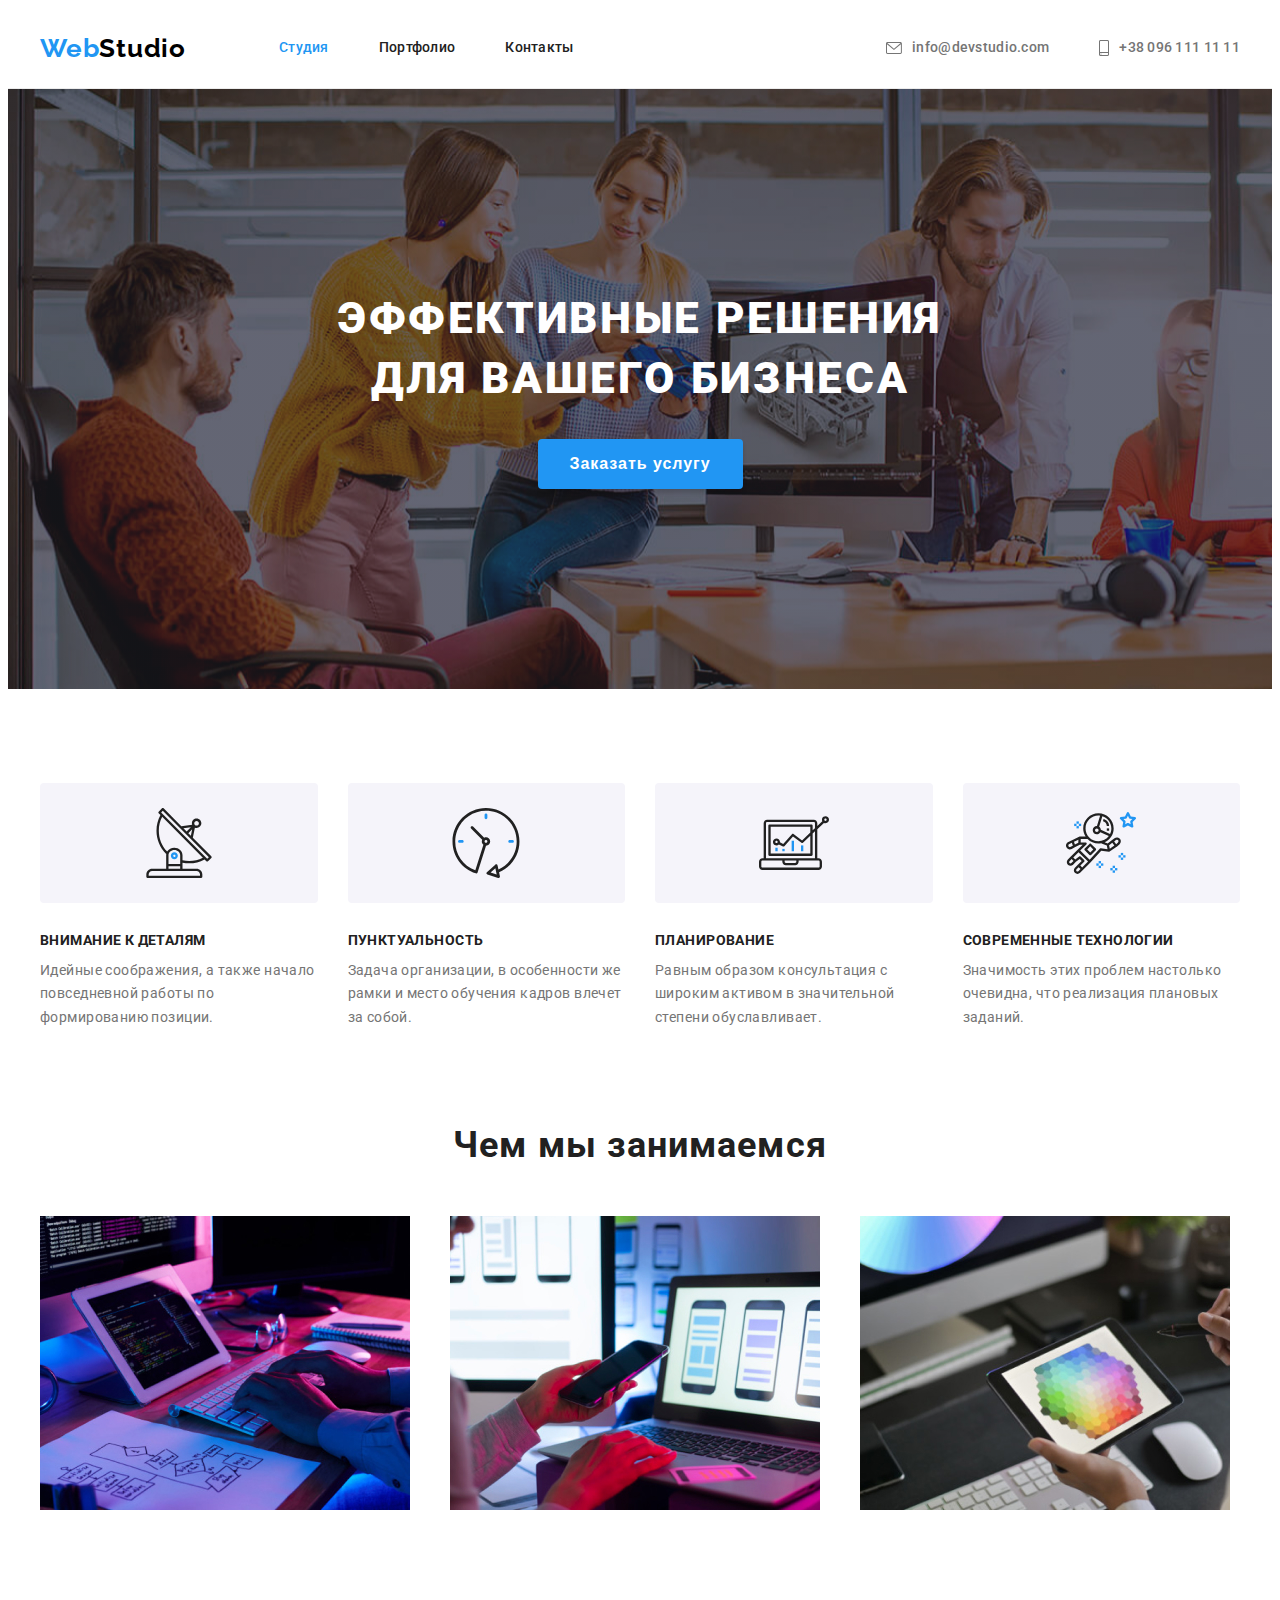
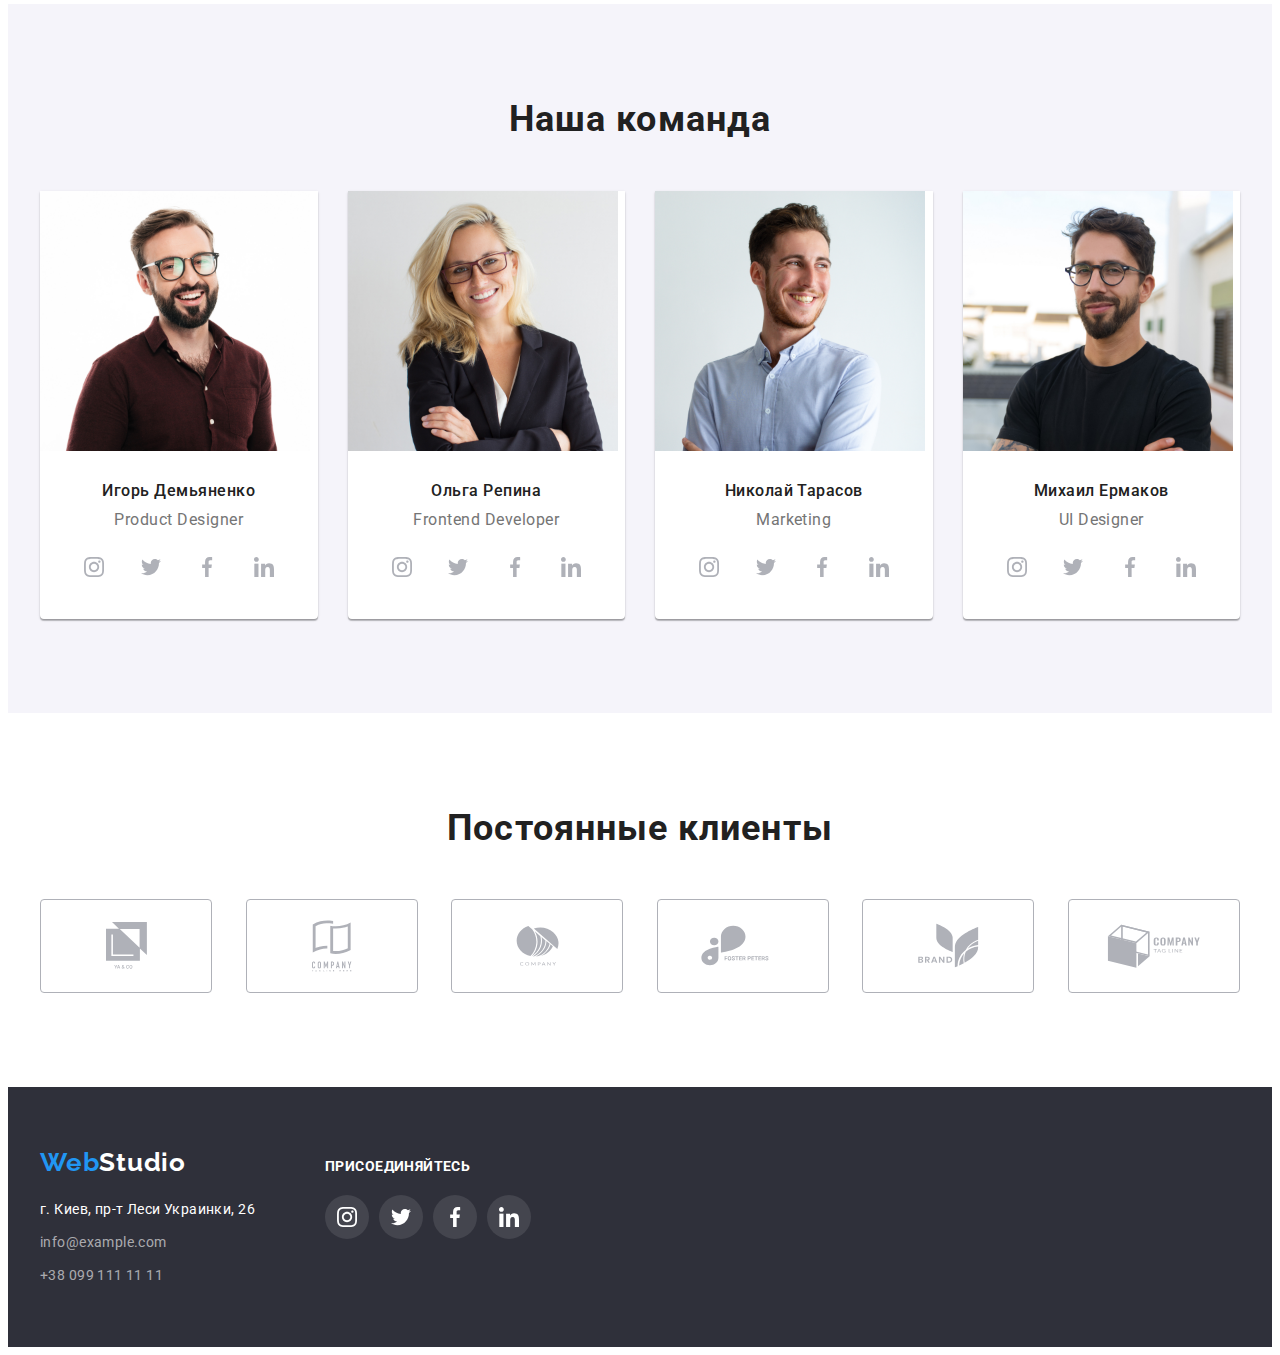
<file: index.html>
<!DOCTYPE html>
<html lang="ru">

<head>
   <meta charset="UTF-8">
   <meta http-equiv="X-UA-Compatible" content="IE=edge">
   <meta name="viewport" content="width=device-width, initial-scale=1.0">
   <link rel="stylesheet" href="https://cdnjs.cloudflare.com/ajax/libs/modern-normalize/1.1.0/modern-normalize.min.css"
      integrity="sha512-wpPYUAdjBVSE4KJnH1VR1HeZfpl1ub8YT/NKx4PuQ5NmX2tKuGu6U/JRp5y+Y8XG2tV+wKQpNHVUX03MfMFn9Q=="
      crossorigin="anonymous" referrerpolicy="no-referrer" />
   <link rel="preconnect" href="https://fonts.googleapis.com">
   <link rel="preconnect" href="https://fonts.gstatic.com" crossorigin>
   <link
      href="https://fonts.googleapis.com/css2?family=Raleway:wght@700&family=Roboto:wght@400;500;700;900&display=swap"
      rel="stylesheet">
   <link rel="stylesheet" href="./css/styles.css">
   <title>Webstudio</title>
</head>

<body>
   <header class="page-header">
      <div class="container">
         <a class="logo link" href="./index.html" lang="en"><span class="logo-accent">Web</span>Studio</a>
         <!--Навигация на другие страници-->
         <nav class="main-nav">
            <ul class="main-nav-list item">
               <li class="main-nav-list-item"><a class="link-main-nav link link-main-nav-accent"
                     href="./index.html">Студия</a></li>
               <li class="main-nav-list-item"><a class="link-main-nav link" href="./portfolio.html">Портфолио</a></li>
               <li class="main-nav-list-item"><a class="link-main-nav link" href="">Контакты</a></li>
            </ul>
         </nav>
         <!--Контакты-->

         <ul class="head-contact item">
            <li class="list-head-contact">
               <a class="link-contact link" href="mailto:info@devstudio.com">
                  <svg class="contact-icon" width="16" height="12">
                     <use href="./image/icons.svg#icon-envelope-hover"></use>
                  </svg>
                  info@devstudio.com</a>
            </li>
            <li class="list-head-contact">
               <a class="link-contact link" href="tel:+380961111111">
                  <svg class="contact-icon" width="10" height="16">
                     <use href="./image/icons.svg#icon-smartphone"></use>
                  </svg>
                  +38 096 111 11 11</a>
            </li>
         </ul>
      </div>

   </header>

   <main>
      <!--главный блок-->
      <section class="section background">
         <h1 class="main-title">Эффективные решения <br> для вашего бизнеса</h1>
         <button class="button" type="button">Заказать услугу</button>

      </section>

      <!--Особенности сайта-->
      <section class="section section-features">
         <div class="container">
            <h2 class="title-second visually-hidden">Особенности сайта</h2>
            <ul class="feature-list item">
               <li class="feature-item">
                  <div class="block-icon">
                     <svg class="features-icon">
                        <use href=./image/icons.svg#icon-antenna-1></use>
                     </svg>
                  </div>
                  <h3 class="feature-title">Внимание к деталям</h3>
                  <p class="text-feature">Идейные соображения, а также начало повседневной работы по формированию
                     позиции.
                  </p>
               </li>
               <li class="feature-item">
                  <div class="block-icon">
                     <svg class="features-icon">
                        <use href=./image/icons.svg#icon-clock-1></use>
                     </svg>
                  </div>
                  <h3 class="feature-title">Пунктуальность</h3>
                  <p class="text-feature">Задача организации, в особенности же рамки и место обучения кадров влечет за
                     собой.</p>
               </li>
               <li class="feature-item">
                  <div class="block-icon">
                     <svg class="features-icon">
                        <use href=./image/icons.svg#icon-diagram-1></use>
                     </svg>
                  </div>
                  <h3 class="feature-title">Планирование</h3>
                  <p class="text-feature">Равным образом консультация с широким активом в значительной степени
                     обуславливает.</p>
               </li>
               <li class="feature-item">
                  <div class="block-icon">
                     <svg class="features-icon">
                        <use href=./image/icons.svg#icon-astronaut-1></use>
                     </svg>
                  </div>
                  <h3 class="feature-title">Современные технологии</h3>
                  <p class="text-feature">Значимость этих проблем настолько очевидна, что реализация плановых заданий.
                  </p>
               </li>
            </ul>
         </div>

      </section>

      <!-- Чем мы занимаемся   -->
      <section class="section section-benefits">
         <div class="container">
            <h2 class="title-description">Чем мы занимаемся</h2>
            <ul class="list-description item">
               <li class="item-description"><img class="img-description" src="./image/box_1.jpg"
                     alt="руки на клавиатуре" width="370" height="294"> </li>
               <li class="item-description"><img class="img-description" src="./image/box_2.jpg" alt="в руках телефон"
                     width="370" height="294"></li>
               <li class="item-description"><img class="img-description" src="./image/box_3.jpg" alt="в руках планшет"
                     width="370" height="294"></li>
            </ul>
         </div>

      </section>

      <!-- Наша команда -->
      <section class="section team">
         <div class="container">
            <h2 class="title-team">Наша команда</h2>
            <ul class="list-team item">
               <li class="item-team"><img class="img-team" src="./image/igor.jpg" alt="Игорь" width="270" height="260">
                  <div class="block-name-profession">
                     <h3 class="title-name-team">Игорь Демьяненко</h3>
                     <p class="profession">Product Designer</p>
                     <ul class="list-icons item">
                        <li class="item-icon">
                           <a href="" class="link-social-icon link">
                              <svg class="social-icon">
                                 <use href="./image/icons.svg#icon-instagram"></use>
                              </svg>
                           </a>
                        </li>
                        <li class="item-icon">
                           <a href="" class="link-social-icon link">
                              <svg class="social-icon">
                                 <use href="./image/icons.svg#icon-twitter"></use>
                              </svg>
                           </a>
                        </li>
                        <li class="item-icon">
                           <a href="" class="link-social-icon link">
                              <svg class="social-icon">
                                 <use href="./image/icons.svg#icon-facebook"></use>
                              </svg>
                           </a>
                        </li>
                        <li class="item-icon">
                           <a href="" class="link-social-icon link">
                              <svg class="social-icon">
                                 <use href="./image/icons.svg#icon-linkedin"></use>
                              </svg>
                           </a>
                        </li>
                     </ul>
                  </div>
               </li>
               <li class="item-team"><img class="img-team" src="./image/olga.jpg" alt="Ольга" width="270" height="260">
                  <div class="block-name-profession">
                     <h3 class="title-name-team">Ольга Репина</h3>
                     <p class="profession">Frontend Developer</p>
                     <ul class="list-icons item">
                        <li class="item-icon">
                           <a href="" class="link-social-icon link">
                              <svg class="social-icon">
                                 <use href="./image/icons.svg#icon-instagram"></use>
                              </svg>
                           </a>
                        </li>
                        <li class="item-icon">
                           <a href="" class="link-social-icon link">
                              <svg class="social-icon">
                                 <use href="./image/icons.svg#icon-twitter"></use>
                              </svg>
                           </a>
                        </li>
                        <li class="item-icon">
                           <a href="" class="link-social-icon link">
                              <svg class="social-icon">
                                 <use href="./image/icons.svg#icon-facebook"></use>
                              </svg>
                           </a>
                        </li>
                        <li class="item-icon">
                           <a href="" class="link-social-icon link">
                              <svg class="social-icon">
                                 <use href="./image/icons.svg#icon-linkedin"></use>
                              </svg>
                           </a>
                        </li>
                     </ul>
                  </div>
               </li>
               <li class="item-team"><img class="img-team" src="./image/niko.jpg" alt="Николай" width="270"
                     height="260">
                  <div class="block-name-profession">
                     <h3 class="title-name-team">Николай Тарасов</h3>
                     <p class="profession">Marketing</p>
                     <ul class="list-icons item">
                        <li class="item-icon">
                           <a href="" class="link-social-icon link">
                              <svg class="social-icon">
                                 <use href="./image/icons.svg#icon-instagram"></use>
                              </svg>
                           </a>
                        </li>
                        <li class="item-icon">
                           <a href="" class="link-social-icon link">
                              <svg class="social-icon">
                                 <use href="./image/icons.svg#icon-twitter"></use>
                              </svg>
                           </a>
                        </li>
                        <li class="item-icon">
                           <a href="" class="link-social-icon link">
                              <svg class="social-icon">
                                 <use href="./image/icons.svg#icon-facebook"></use>
                              </svg>
                           </a>
                        </li>
                        <li class="item-icon">
                           <a href="" class="link-social-icon link">
                              <svg class="social-icon">
                                 <use href="./image/icons.svg#icon-linkedin"></use>
                              </svg>
                           </a>
                        </li>
                     </ul>
                  </div>
               </li>
               <li class="item-team"><img class="img-team" src="./image/miha.jpg" alt="Михаил" width="270" height="260">
                  <div class="block-name-profession">
                     <h3 class="title-name-team">Михаил Ермаков</h3>
                     <p class="profession">UI Designer</p>
                     <ul class="list-icons item">
                        <li class="item-icon">
                           <a href="" class="link-social-icon link">
                              <svg class="social-icon">
                                 <use href="./image/icons.svg#icon-instagram"></use>
                              </svg>
                           </a>
                        </li>
                        <li class="item-icon">
                           <a href="" class="link-social-icon link">
                              <svg class="social-icon">
                                 <use href="./image/icons.svg#icon-twitter"></use>
                              </svg>
                           </a>
                        </li>
                        <li class="item-icon">
                           <a href="" class="link-social-icon link">
                              <svg class="social-icon">
                                 <use href="./image/icons.svg#icon-facebook"></use>
                              </svg>
                           </a>
                        </li>
                        <li class="item-icon">
                           <a href="" class="link-social-icon link">
                              <svg class="social-icon">
                                 <use href="./image/icons.svg#icon-linkedin"></use>
                              </svg>
                           </a>
                        </li>
                     </ul>
                  </div>
               </li>
            </ul>
         </div>

      </section>

      <!-- Постоянные клиенты -->
      <section class="section clients">
         <div class="container">
            <h2 class="title-clients">Постоянные клиенты</h2>
            <ul class="list-clients item">
               <li class="item-clients">
                  <a href="" class="link-clients">

                     <svg class="icon-clients" width="41" height="47">
                        <use href="./image/icons.svg#icon-group"></use>
                     </svg>

                  </a>
               </li>
               <li class="item-clients">
                  <a href="" class="link-clients">

                     <svg class="icon-clients" width="40" height="52">
                        <use href="./image/icons.svg#icon-group-1"></use>
                     </svg>

                  </a>
               </li>
               <li class="item-clients">
                  <a href="" class="link-clients">

                     <svg class="icon-clients" width="43" height="41">
                        <use href="./image/icons.svg#icon-group-2"></use>
                     </svg>

                  </a>
               </li>
               <li class="item-clients">
                  <a href="" class="link-clients">

                     <svg class="icon-clients" width="84" height="41">
                        <use href="./image/icons.svg#icon-group-3"></use>
                     </svg>

                  </a>
               </li>
               <li class="item-clients">
                  <a href="" class="link-clients">

                     <svg class="icon-clients" width="63" height="45">
                        <use href="./image/icons.svg#icon-group-4"></use>
                     </svg>

                  </a>
               </li>
               <li class="item-clients">
                  <a href="" class="link-clients">

                     <svg class="icon-clients" width="94" height="44">
                        <use href="./image/icons.svg#icon-group-5"></use>
                     </svg>

                  </a>
               </li>
            </ul>
         </div>
      </section>
   </main>

   <!-- Футер контакты -->
   <footer class="page-footer">
      <div class="container background">
         <div class="container-adress">
            <a class="logo link logo-footer" href="./index.html" lang="en"><span
                  class="logo-accent">Web</span>Studio</a>
            <address class="footer-adress">
               <ul class="list-contact item">
                  <li class="item-adress"><a class="link-adress link" href="https://goo.gl/maps/WN71BLrKNxGnRLgBA"
                        target="blank" rel="noopener noreferrer">г. Киев, пр-т Леси Украинки, 26</a></li>
                  <!-- нужно добавить атрибуты к таргет бланк, не помню какие -->
                  <li class="item-contact"><a class="link-tel-email link"
                        href="mailto:info@devstudio.com">info@example.com</a></li>
                  <li class="item-contact"><a class="link-tel-email link" href="tel:+380991111111">+38 099 111 11 11</a>
                  </li>
               </ul>
            </address>
         </div>
         <!-- Присоединяйтесь -->
         <div class="footer-join">
            <h2 class="footer-title">присоединяйтесь</h2>
            <ul class="list-icons item">
               <li class="item-icon">
                  <a href="" class="link-social-icon link">
                     <svg class="social-icon">
                        <use href="./image/icons.svg#icon-instagram"></use>
                     </svg>
                  </a>
               </li>
               <li class="item-icon">
                  <a href="" class="link-social-icon link">
                     <svg class="social-icon">
                        <use href="./image/icons.svg#icon-twitter"></use>
                     </svg>
                  </a>
               </li>
               <li class="item-icon">
                  <a href="" class="link-social-icon link">
                     <svg class="social-icon">
                        <use href="./image/icons.svg#icon-facebook"></use>
                     </svg>
                  </a>
               </li>
               <li class="item-icon">
                  <a href="" class="link-social-icon link">
                     <svg class="social-icon">
                        <use href="./image/icons.svg#icon-linkedin"></use>
                     </svg>
                  </a>
               </li>
            </ul>
         </div>


      </div>

   </footer>
</body>

</html>
</file>
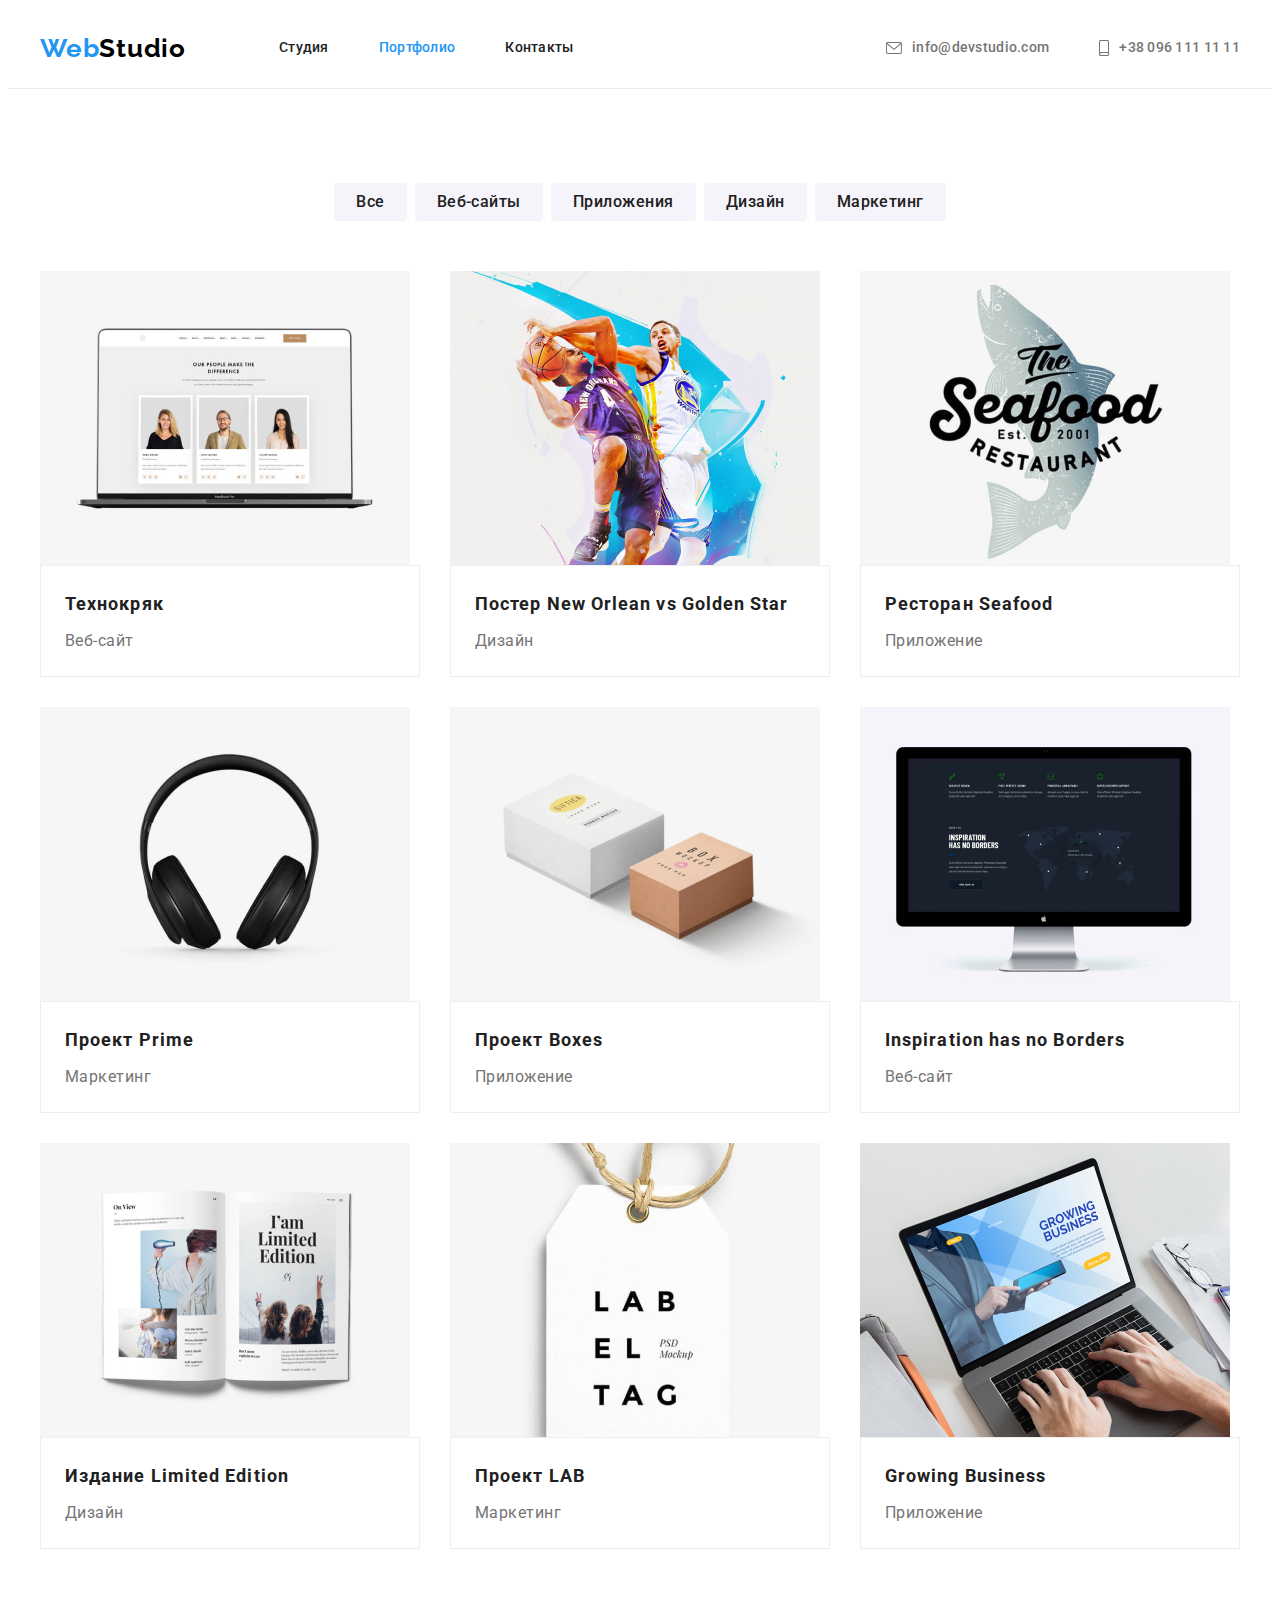
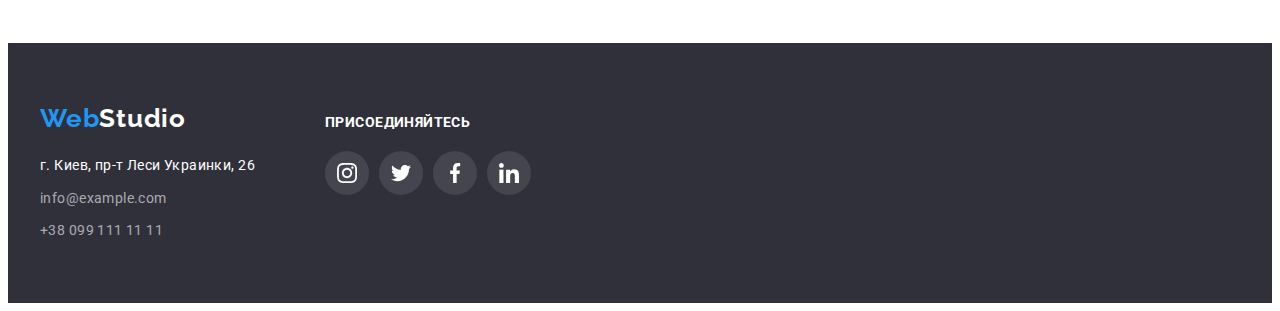
<file: portfolio.html>
<!DOCTYPE html>
<html lang="ru">

<head>
   <meta charset="UTF-8">
   <meta http-equiv="X-UA-Compatible" content="IE=edge">
   <meta name="viewport" content="width=device-width, initial-scale=1.0">
   <link rel="stylesheet" href="https://cdnjs.cloudflare.com/ajax/libs/modern-normalize/1.1.0/modern-normalize.min.css"
      integrity="sha512-wpPYUAdjBVSE4KJnH1VR1HeZfpl1ub8YT/NKx4PuQ5NmX2tKuGu6U/JRp5y+Y8XG2tV+wKQpNHVUX03MfMFn9Q=="
      crossorigin="anonymous" referrerpolicy="no-referrer" />
   <link rel="preconnect" href="https://fonts.googleapis.com">
   <link rel="preconnect" href="https://fonts.gstatic.com" crossorigin>
   <link
      href="https://fonts.googleapis.com/css2?family=Raleway:wght@700&family=Roboto:wght@400;500;700;900&display=swap"
      rel="stylesheet">
   <link rel="stylesheet" href="./css/styles.css">
   <title>Document</title>
</head>

<body>
   <!-- Header -->
   <header class="page-header">
      <div class="container">
         <a class="logo link" href="./index.html" lang="en"><span class="logo-accent">Web</span>Studio</a>
         <!--Навигация на другие страници-->
         <nav class="main-nav">
            <ul class="main-nav-list item">
               <li class="main-nav-list-item"><a class="link-main-nav link"
                     href="./index.html">Студия</a></li>
               <li class="main-nav-list-item"><a class="link-main-nav link link-main-nav-accent" href="./portfolio.html">Портфолио</a></li>
               <li class="main-nav-list-item"><a class="link-main-nav link" href="">Контакты</a></li>
            </ul>
         </nav>
         <!--Контакты-->

         <ul class="head-contact item">
            <li class="list-head-contact">
               <a class="link-contact link" href="mailto:info@devstudio.com">
                  <svg class="contact-icon" width="16" height="12">
                     <use href="./image/icons.svg#icon-envelope-hover"></use>
                  </svg>
                  info@devstudio.com</a>
            </li>
            <li class="list-head-contact">
               <a class="link-contact link" href="tel:+380961111111">
                  <svg class="contact-icon" width="10" height="16">
                     <use href="./image/icons.svg#icon-smartphone"></use>
                  </svg>
                  +38 096 111 11 11</a>
            </li>
         </ul>
      </div>

   </header>

   <main>
      <!-- Карточки -->
      <section class="section">
         <div class="container">
            <h1 class="main-title-cards visually-hidden">Карточки</h1>
            <ul class="list-button item">
               <li class="item-list-button"><button class="button-portfolio" type="button">Все</button></li>
               <li class="item-list-button"><button class="button-portfolio" type="button">Веб-сайты</button></li>
               <li class="item-list-button"><button class="button-portfolio" type="button">Приложения</button></li>
               <li class="item-list-button"><button class="button-portfolio" type="button">Дизайн</button></li>
               <li class="item-list-button"><button class="button-portfolio" type="button">Маркетинг</button></li>
            </ul>

            <ul class="list-cards item">
               <li class="item-cards"><a class="link-cards link" href=""><img class="img-cards"
                        src="././image/image-portfolio/tehno-kryak.jpg" width="370" height="294"
                        alt="сайт открытый на ноутбуке">
                     <div class="block-portfolio-cards">
                        <h2 class="title-cards">Технокряк</h2>
                        <p class="description-cards">Веб-сайт</p>
                     </div>
                  </a></li>
               <li class="item-cards"><a class="link-cards link" href=""><img class="img-cards"
                        src="./image/image-portfolio/new-orlean.jpg" width="370" height="294" alt="два баскетболиста">
                     <div class="block-portfolio-cards">
                        <h2 class="title-cards">Постер New Orlean vs Golden Star</h2>
                        <p class="description-cards">Дизайн</p>
                     </div>
                  </a></li>
               <li class="item-cards"><a class="link-cards link" href=""><img class="img-cards"
                        src="./image/image-portfolio/seafood.jpg" width="370" height="294" alt="логотип ресторана">
                     <div class="block-portfolio-cards">
                        <h2 class="title-cards">Ресторан Seafood</h2>
                        <p class="description-cards">Приложение</p>
                     </div>
                  </a></li>
               <li class="item-cards"><a class="link-cards link" href=""><img class="img-cards"
                        src="./image/image-portfolio/prime.jpg" width="370" height="294" alt="наушники">
                     <div class="block-portfolio-cards">
                        <h2 class="title-cards">Проект Prime</h2>
                        <p class="description-cards">Маркетинг</p>
                     </div>
                  </a></li>
               <li class="item-cards"><a class="link-cards link" href=""><img class="img-cards"
                        src="./image/image-portfolio/boxes.jpg" width="370" height="294"
                        alt="две коробки белого и коричневого цвета">
                     <div class="block-portfolio-cards">
                        <h2 class="title-cards">Проект Boxes</h2>
                        <p class="description-cards">Приложение</p>
                     </div>
                  </a></li>
               <li class="item-cards"><a class="link-cards link" href=""><img class="img-cards"
                        src="./image/image-portfolio/inspiration.jpg" width="370" height="294" alt="сайт на моноблоке">
                     <div class="block-portfolio-cards">
                        <h2 class="title-cards">Inspiration has no Borders</h2>
                        <p class="description-cards">Веб-сайт</p>
                     </div>
                  </a></li>
               <li class="item-cards"><a class="link-cards link" href=""><img class="img-cards"
                        src="./image/image-portfolio/limited-edition.jpg" width="370" height="294"
                        alt="открытый журнал">
                     <div class="block-portfolio-cards">
                        <h2 class="title-cards">Издание Limited Edition</h2>
                        <p class="description-cards">Дизайн</p>
                     </div>
                  </a></li>
               <li class="item-cards"><a class="link-cards link" href=""><img class="img-cards"
                        src="./image/image-portfolio/project-lab.jpg" width="370" height="294" alt="ярлык проэкта">
                     <div class="block-portfolio-cards">
                        <h2 class="title-cards">Проект LAB</h2>
                        <p class="description-cards">Маркетинг</p>
                     </div>
                  </a></li>
               <li class="item-cards"><a class="link-cards link" href=""><img class="img-cards"
                        src="./image/image-portfolio/growing-busines.jpg" width="370" height="294"
                        alt="фото приложения на ноутбуке">
                     <div class="block-portfolio-cards">
                        <h2 class="title-cards">Growing Business</h2>
                        <p class="description-cards">Приложение</p>
                     </div>
                  </a></li>
            </ul>
         </div>

      </section>
   </main>
   <!-- Футер -->
   <footer class="page-footer">
      <div class="container background">
         <div class="container-adress">
            <a class="logo link logo-footer" href="./index.html" lang="en"><span
                  class="logo-accent">Web</span>Studio</a>
            <address class="footer-adress">
               <ul class="list-contact item">
                  <li class="item-adress"><a class="link-adress link" href="https://goo.gl/maps/WN71BLrKNxGnRLgBA"
                        target="blank" rel="noopener noreferrer">г. Киев, пр-т Леси Украинки, 26</a></li>
                  <!-- нужно добавить атрибуты к таргет бланк, не помню какие -->
                  <li class="item-contact"><a class="link-tel-email link"
                        href="mailto:info@devstudio.com">info@example.com</a></li>
                  <li class="item-contact"><a class="link-tel-email link" href="tel:+380991111111">+38 099 111 11 11</a>
                  </li>
               </ul>
            </address>
         </div>
         <!-- Присоединяйтесь -->
         <div class="footer-join">
            <h2 class="footer-title">присоединяйтесь</h2>
            <ul class="list-icons item">
               <li class="item-icon">
                  <a href="" class="link-social-icon link">
                     <svg class="social-icon">
                        <use href="./image/icons.svg#icon-instagram"></use>
                     </svg>
                  </a>
               </li>
               <li class="item-icon">
                  <a href="" class="link-social-icon link">
                     <svg class="social-icon">
                        <use href="./image/icons.svg#icon-twitter"></use>
                     </svg>
                  </a>
               </li>
               <li class="item-icon">
                  <a href="" class="link-social-icon link">
                     <svg class="social-icon">
                        <use href="./image/icons.svg#icon-facebook"></use>
                     </svg>
                  </a>
               </li>
               <li class="item-icon">
                  <a href="" class="link-social-icon link">
                     <svg class="social-icon">
                        <use href="./image/icons.svg#icon-linkedin"></use>
                     </svg>
                  </a>
               </li>
            </ul>
         </div>


      </div>

   </footer>
</body>

</html>
</file>
<file: css/styles.css>
/* голубой #2196F3 */
/* цвет основоного текста, абзацев #757575 */
/* белые слова #FFFFFF */
/* заголовки и навигация #212121 */
/* Raleway – 700, а для Roboto – 400, 500, 700 и 900 */

:root {
   --color-title: #212121;
   --color-main: #757575;
   --color-accent: #2196f3;
   --color-background: #2f303a;
}

h1,
h2,
h3,
h4,
h5,
h6,
p {
   margin-top: 0;
   margin-bottom: 0;
}

ul,
ol {
   margin-top: 0;
   margin-bottom: 0;
   padding-left: 0;
}

body {
   font-family: "Roboto", sans-serif;
   color: var(--color-main);
}

img {
   display: block;
}

/* Components */
.link {
   text-decoration: none;
   color: inherit;
}
.item {
   list-style: none;
}
.logo {
   display: block;
   padding: 24px 0;

   font-family: Raleway, sans-serif;
   letter-spacing: 0.03em;
   font-weight: 700;
   font-size: 26px;
   line-height: 1.19;
   color: #000000;
}
.logo-accent {
   color: var(--color-accent);
}

.container {
   width: 1200px;
   margin: 0 auto;
   padding: 0 15px;
}

.section {
   padding-bottom: 94px;
   padding-top: 94px;
}
/* .padding-container {
   padding-top: 94px;
   padding-bottom: 94px;
} */

.visually-hidden {
   position: absolute;
   clip: rect(0 0 0 0);
   width: 1px;
   height: 1px;
   margin: -1px;
}
/* End Components */

/* Header */

.page-header {
   border-bottom: 1px solid #ececec;
}

.page-header .container {
   display: flex;
   align-items: center;
}

.main-nav {
   margin-left: 93px;
}

.main-nav-list {
   display: flex;
}

.link-main-nav {
   display: block;
   padding: 32px 0;

   font-weight: 500;
   font-size: 14px;
   line-height: 1.14;
   letter-spacing: 0.02em;
   color: var(--color-title);
}

.link-main-nav:hover,
.link-main-nav:focus {
   color: var(--color-accent);
}

.main-nav-list-item {
   margin-left: 50px;
}

.main-nav-list-item:first-child {
   margin-left: 0;
}

.head-contact {
   display: flex;
   margin-left: auto;
}

/* .list-head-contact {
   margin-left: 50px;
}

.list-head-contact:first-child {
   margin-left: 0;
} */

.list-head-contact:not(:first-child) {
   margin-left: 50px;
}

.link-contact {
   display: flex;
   align-items: center;
   padding: 32px 0;

   font-weight: 500;
   font-size: 14px;
   line-height: 1.14;
   letter-spacing: 0.02em;
   color: var(--color-main);
}

.link-main-nav-accent {
   color: var(--color-accent);
}
.link-contact:hover,
.link-contact:focus {
   color: var(--color-accent);
}

.contact-icon {
   fill: currentColor;
   margin-right: 10px;
}

.link-contact:hover .contact-icon,
.link-contact:focus .contact-icon {
   fill: currentColor;
}
/* End header */

/* Hero */
.section.background {
   background-image: linear-gradient(rgba(47, 48, 58, 0.4), rgba(47, 48, 58, 0.4)), url(../image/bg.jpg);
   background-color: #c4c4c4;
   max-width: 1600px;
   margin: 0 auto;
   background-size: cover;

   padding: 200px 0;
}
.main-title {
   margin-bottom: 30px;

   font-weight: 900;
   font-size: 44px;
   line-height: 1.36;
   text-align: center;
   letter-spacing: 0.06em;
   text-transform: uppercase;

   color: #ffffff;
}
.button {
   display: block;
   padding: 10px 32px;
   margin-left: auto;
   margin-right: auto;

   font-weight: 700;
   font-size: 16px;
   line-height: 1.87;
   letter-spacing: 0.06em;
   color: #ffffff;
   background: var(--color-accent);
   box-shadow: 0px 4px 4px rgba(0, 0, 0, 0.15);
   border-radius: 4px;
   cursor: pointer;
   border: none;
}
.button:hover,
.button:focus {
   background-color: #188ce8;
}

/* End Hero */

/* Особенности сайта */
.section-features {
   padding-bottom: 47px;
}

.feature-list {
   display: flex;
   flex-wrap: wrap;
   margin-top: -30px;
   margin-left: -30px;
}

.feature-item {
   margin-top: 30px;
   margin-left: 30px;
   flex-basis: calc((100% - 120px) / 4);
}

.feature-title {
   font-size: 14px;
   line-height: 1.14;
   letter-spacing: 0.03em;
   text-transform: uppercase;
   color: var(--color-title);
}
.text-feature {
   margin-top: 10px;

   font-size: 14px;
   line-height: 1.71;
   letter-spacing: 0.03em;
}

.block-icon {
   display: flex;
   justify-content: center;
   height: 120px;
   align-items: center;
   background: #f5f4fa;
   border-radius: 4px;
   margin-bottom: 30px;
}

.features-icon {
   width: 70px;
   height: 70px;
}
/* End Особенностей сайта */

/* Чем мы занимаемся */
.section-benefits {
   padding-top: 47px;
}

.list-description {
   display: flex;
   flex-wrap: wrap;
   margin-top: -30px;
   margin-left: -30px;
}

.item-description {
   margin-top: 30px;
   margin-left: 30px;
   flex-basis: calc((100% - 90px) / 3);
}

.title-description {
   margin-bottom: 50px;

   font-size: 36px;
   line-height: 1.17;
   letter-spacing: 0.03em;
   text-align: center;
   color: var(--color-title);
}
/* End чем мы занимаемся */

/* Our team */
.section.team {
   background: #f5f4fa;
}

.img-team {
   margin-bottom: 30px;
}

.title-team {
   margin-bottom: 50px;

   font-size: 36px;
   line-height: 1.17;
   letter-spacing: 0.03em;
   text-align: center;
   color: var(--color-title);
}

.list-team {
   display: flex;
   flex-wrap: wrap;
   margin-top: -30px;
   margin-left: -30px;
}

.social-icon {
   width: 20px;
   height: 20px;
}

.list-icons {
   display: flex;
   justify-content: space-between;
   align-items: center;
}

.link-social-icon {
   display: flex;
   justify-content: center;
   align-items: center;
   padding: 12px;
   border-radius: 50%;
}

.link-social-icon:hover,
.link-social-icon:focus {
   background-color: var(--color-accent);
}

.social-icon {
   fill: #afb1b8;
}

.link-social-icon:hover .social-icon,
.link-social-icon:focus .social-icon {
   fill: #ffffff;
}
/* .item-team + .item-team {
   margin-left: 30px;
} */

.item-team {
   margin-top: 30px;
   margin-left: 30px;
   flex-basis: calc((100% - 120px) / 4);
   padding-bottom: 30px;

   background: #ffffff;
   box-shadow: 0px 1px 3px rgba(0, 0, 0, 0.12), 0px 1px 1px rgba(0, 0, 0, 0.14), 0px 2px 1px rgba(0, 0, 0, 0.2);
   border-radius: 0px 0px 4px 4px;
}

.block-name-profession {
   padding-left: 32px;
   padding-right: 32px;
}

.title-name-team {
   margin-bottom: 10px;

   font-weight: 500;
   font-size: 16px;
   line-height: 1.19;
   letter-spacing: 0.03em;
   text-align: center;
   color: var(--color-title);
}
.profession {
   margin-bottom: 16px;

   font-size: 16px;
   line-height: 1.19;
   letter-spacing: 0.03em;
   text-align: center;
}
/* End our team */

/* Постоянные клиенты */
/* .section.clients {
   padding-left: 215px;
   padding-right: 215px;
} */

.title-clients {
   margin-bottom: 50px;

   font-size: 36px;
   line-height: 1.17;
   text-align: center;
   letter-spacing: 0.03em;
   color: var(--color-title);
}

.list-clients {
   display: flex;
   justify-content: space-between;
}

.link-clients {
   display: flex;
   justify-content: center;
   align-items: center;
   width: 170px;
   height: 92px;
   border: 1px solid #afb1b8;
   border-radius: 4px;
}

.link-clients:hover,
.link-clients:focus {
   border-color: var(--color-accent);
}

.icon-clients {
   fill: #afb1b8;
}

.link-clients:hover .icon-clients,
.link-clients:focus .icon-clients {
   fill: var(--color-accent);
}

/* End Постоянные клиенты */

/* Footer */
.page-footer {
   background-color: var(--color-background);
   padding: 60px 0px;
}

.container.background {
   display: flex;
   align-items: baseline;
}

footer .logo {
   padding-top: 0;
   padding-bottom: 0;
}

.item-contact {
   margin-top: 9px;
}

.link-adress {
   font-size: 14px;
   line-height: 1.71;
   letter-spacing: 0.03em;
   font-style: normal;
   color: #ffffff;
}
.link-tel-email {
   font-size: 14px;
   font-style: normal;
   line-height: 1.71;
   letter-spacing: 0.03em;
   color: rgba(255, 255, 255, 0.6);
}
.logo-footer {
   margin-bottom: 20px;
   color: #ffffff;
}

.footer-join {
   width: 206px;
}

.footer-title {
   margin-bottom: 20px;

   font-size: 14px;
   line-height: 1.14;
   letter-spacing: 0.03em;
   text-transform: uppercase;
   color: #ffffff;
}

.footer-join .link-social-icon {
   background-color: rgba(255, 255, 255, 0.1);
}

.footer-join .link-social-icon:hover,
.footer-join .link-social-icon:focus {
   background-color: var(--color-accent);
}

.footer-join .social-icon {
   fill: #ffffff;
}

.footer-adress {
   margin-right: 70px;
}

/* Portfolio */
.list-button {
   display: flex;
   justify-content: center;
   flex-wrap: wrap;
   margin-bottom: 50px;
}

.item-list-button {
   margin-left: 8px;
}

.item-list-button:first-child {
   margin-left: 0;
}

.button-portfolio {
   padding: 6px 22px;

   background: #f5f4fa;
   border-radius: 4px;
   font-family: inherit;
   font-weight: 500;
   font-size: 16px;
   line-height: 1.62;
   letter-spacing: 0.03em;
   text-align: center;
   color: var(--color-title);
   border: none;

   cursor: pointer;
}
.button-portfolio:hover,
.button-portfolio:focus {
   color: #ffffff;
   background: var(--color-accent);
   box-shadow: 0px 3px 1px rgba(0, 0, 0, 0.1), 0px 1px 2px rgba(0, 0, 0, 0.08), 0px 2px 2px rgba(0, 0, 0, 0.12);
}

.list-cards {
   display: flex;
   flex-wrap: wrap;
   margin-top: -30px;
   margin-left: -30px;
   /* justify-content: space-between; */
}

.item-cards {
   margin-top: 30px;
   margin-left: 30px;
   flex-basis: calc((100% - 90px) / 3);
}

.item-cards:hover, 
.item-cards:focus {
   box-shadow: 0px 1px 1px rgba(0, 0, 0, 0.12), 0px 4px 4px rgba(0, 0, 0, 0.06), 1px 4px 6px rgba(0, 0, 0, 0.16);
}

/* .item-cards:not(:nth-last-child(-n + 3)) {
   margin-bottom: 30px;
}

.item-cards:nth-child(3n) {
   margin-right: 0;
} Другой способ*/

.block-portfolio-cards {
   padding: 20px 24px;
   border: 1px solid #eeeeee;
}

.title-cards {
   margin-bottom: 4px;

   font-size: 18px;
   line-height: 2;
   letter-spacing: 0.06em;
   color: var(--color-title);
}
.description-cards {
   font-size: 16px;
   line-height: 1.87;
   letter-spacing: 0.03em;
   color: var(--color-main);
}

/* .end-padding {
   padding-bottom: 94px;
} */
</file>
